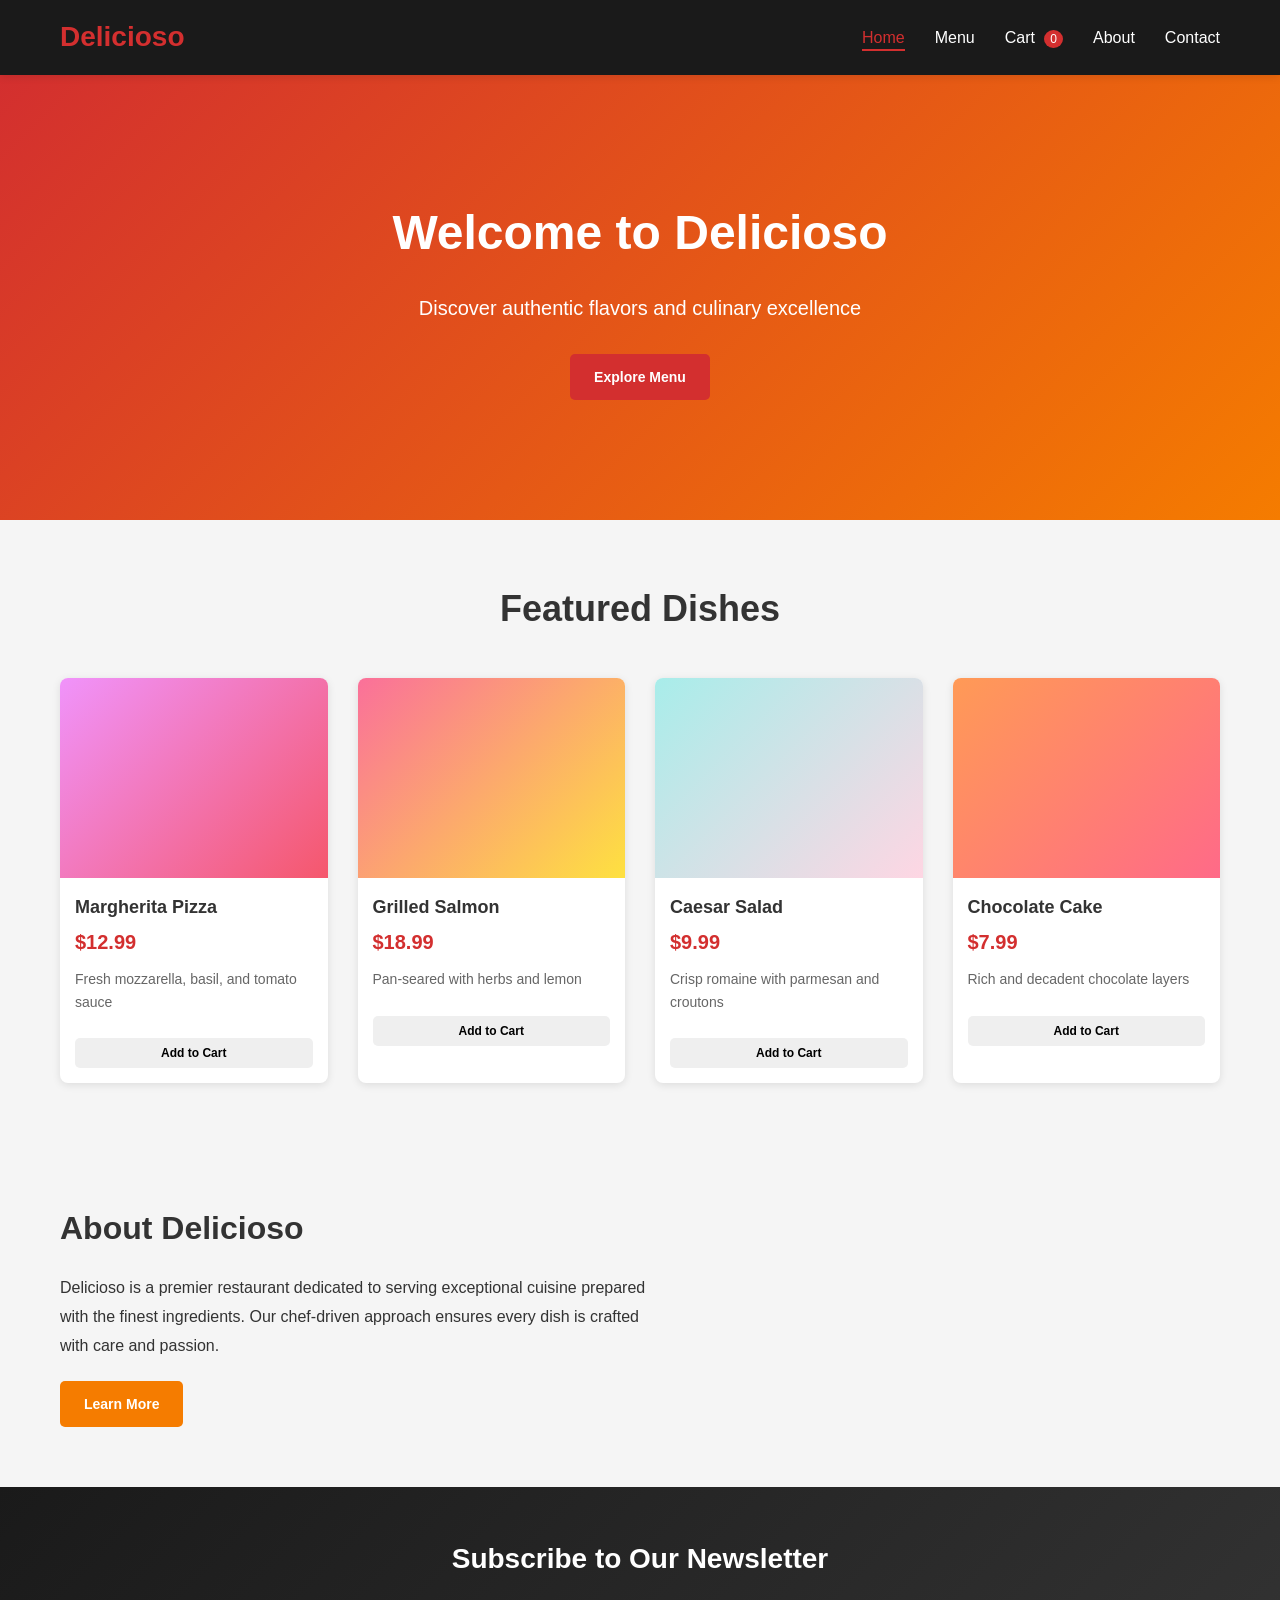
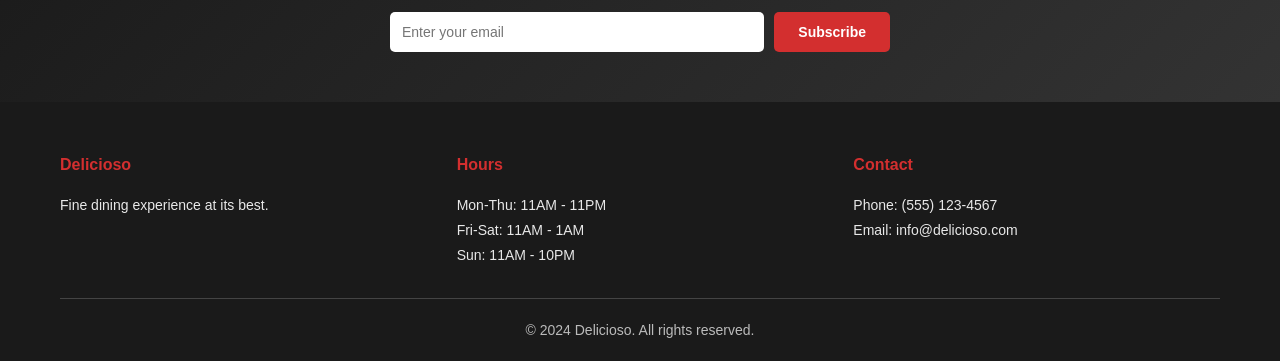
<file: index.html>
<!DOCTYPE html>
<html lang="en">
<head>
    <meta charset="UTF-8">
    <meta name="viewport" content="width=device-width, initial-scale=1.0">
    <title>Delicioso - Restaurant</title>
    <link rel="stylesheet" href="css/style.css">
</head>
<body>
    <!-- Navigation Bar -->
    <nav class="navbar">
        <div class="container">
            <div class="nav-wrapper">
                <div class="logo">
                    <h1>Delicioso</h1>
                </div>
                <button class="hamburger" id="hamburger">
                    <span></span>
                    <span></span>
                    <span></span>
                </button>
                <ul class="nav-menu" id="navMenu">
                    <li><a href="index.html" class="active">Home</a></li>
                    <li><a href="menu.html">Menu</a></li>
                    <li><a href="cart.html">Cart <span id="cart-count" class="cart-badge">0</span></a></li>
                    <li><a href="about.html">About</a></li>
                    <li><a href="contact.html">Contact</a></li>
                </ul>
            </div>
        </div>
    </nav>

    <!-- Hero Section -->
    <section class="hero">
        <div class="hero-content">
            <h2>Welcome to Delicioso</h2>
            <p>Discover authentic flavors and culinary excellence</p>
            <a href="menu.html" class="btn btn-primary">Explore Menu</a>
        </div>
    </section>

    <!-- Featured Dishes -->
    <section class="featured">
        <div class="container">
            <h2 class="section-title">Featured Dishes</h2>
            <div class="dishes-grid">
                <div class="dish-card">
                    <div class="dish-image" style="background: linear-gradient(135deg, #f093fb 0%, #f5576c 100%);"></div>
                    <h3>Margherita Pizza</h3>
                    <p class="price">$12.99</p>
                    <p class="description">Fresh mozzarella, basil, and tomato sauce</p>
                    <button class="btn btn-small" onclick="addToCart('Margherita Pizza', 12.99)">Add to Cart</button>
                </div>
                <div class="dish-card">
                    <div class="dish-image" style="background: linear-gradient(135deg, #fa709a 0%, #fee140 100%);"></div>
                    <h3>Grilled Salmon</h3>
                    <p class="price">$18.99</p>
                    <p class="description">Pan-seared with herbs and lemon</p>
                    <button class="btn btn-small" onclick="addToCart('Grilled Salmon', 18.99)">Add to Cart</button>
                </div>
                <div class="dish-card">
                    <div class="dish-image" style="background: linear-gradient(135deg, #a8edea 0%, #fed6e3 100%);"></div>
                    <h3>Caesar Salad</h3>
                    <p class="price">$9.99</p>
                    <p class="description">Crisp romaine with parmesan and croutons</p>
                    <button class="btn btn-small" onclick="addToCart('Caesar Salad', 9.99)">Add to Cart</button>
                </div>
                <div class="dish-card">
                    <div class="dish-image" style="background: linear-gradient(135deg, #ff9a56 0%, #ff6a88 100%);"></div>
                    <h3>Chocolate Cake</h3>
                    <p class="price">$7.99</p>
                    <p class="description">Rich and decadent chocolate layers</p>
                    <button class="btn btn-small" onclick="addToCart('Chocolate Cake', 7.99)">Add to Cart</button>
                </div>
            </div>
        </div>
    </section>

    <!-- About Preview -->
    <section class="about-preview">
        <div class="container">
            <div class="about-content">
                <h2>About Delicioso</h2>
                <p>Delicioso is a premier restaurant dedicated to serving exceptional cuisine prepared with the finest ingredients. Our chef-driven approach ensures every dish is crafted with care and passion.</p>
                <a href="about.html" class="btn btn-secondary">Learn More</a>
            </div>
        </div>
    </section>

    <!-- Newsletter -->
    <section class="newsletter">
        <div class="container">
            <h2>Subscribe to Our Newsletter</h2>
            <form class="newsletter-form" onsubmit="handleNewsletterSubmit(event)">
                <input type="email" placeholder="Enter your email" required>
                <button type="submit" class="btn btn-primary">Subscribe</button>
            </form>
        </div>
    </section>

    <!-- Footer -->
    <footer class="footer">
        <div class="container">
            <div class="footer-content">
                <div class="footer-section">
                    <h4>Delicioso</h4>
                    <p>Fine dining experience at its best.</p>
                </div>
                <div class="footer-section">
                    <h4>Hours</h4>
                    <p>Mon-Thu: 11AM - 11PM<br>Fri-Sat: 11AM - 1AM<br>Sun: 11AM - 10PM</p>
                </div>
                <div class="footer-section">
                    <h4>Contact</h4>
                    <p>Phone: (555) 123-4567<br>Email: info@delicioso.com</p>
                </div>
            </div>
            <div class="footer-bottom">
                <p>&copy; 2024 Delicioso. All rights reserved.</p>
            </div>
        </div>
    </footer>

    <script src="js/script.js"></script>
</body>
</html>
</file>
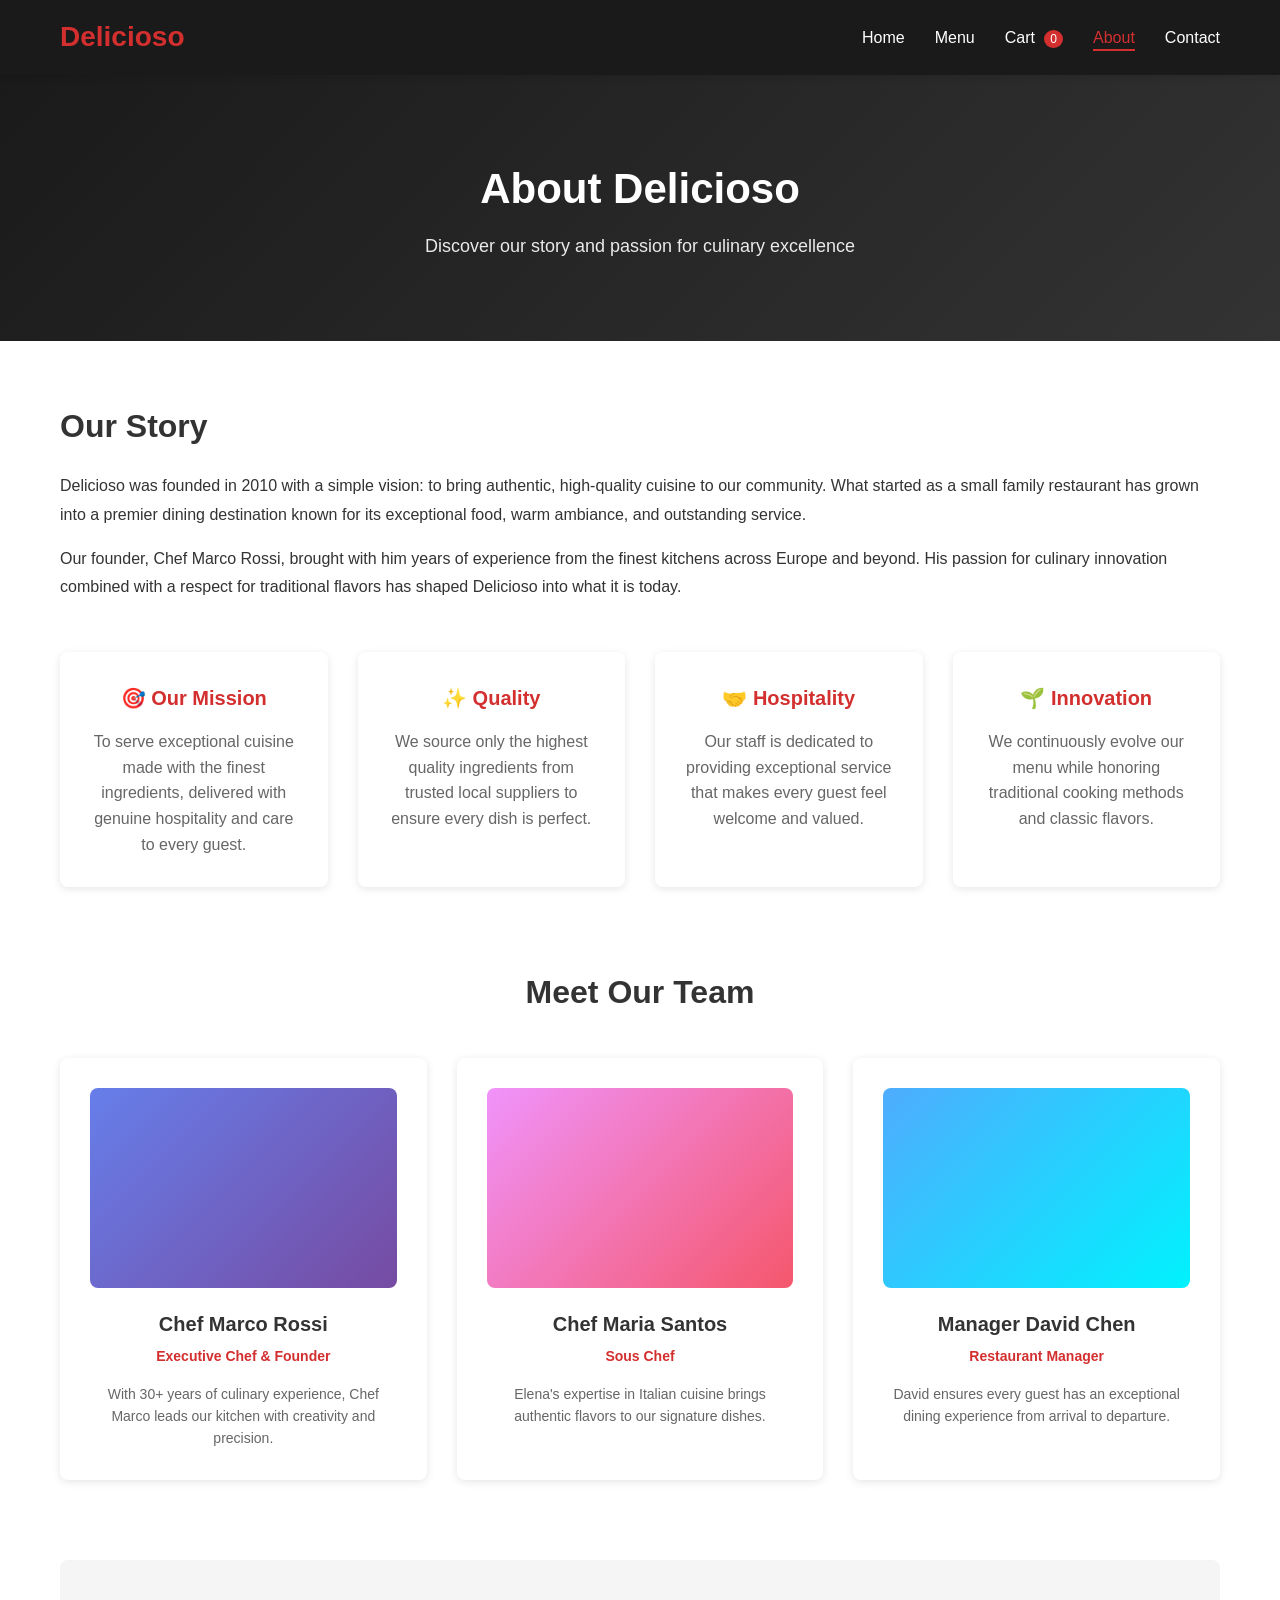
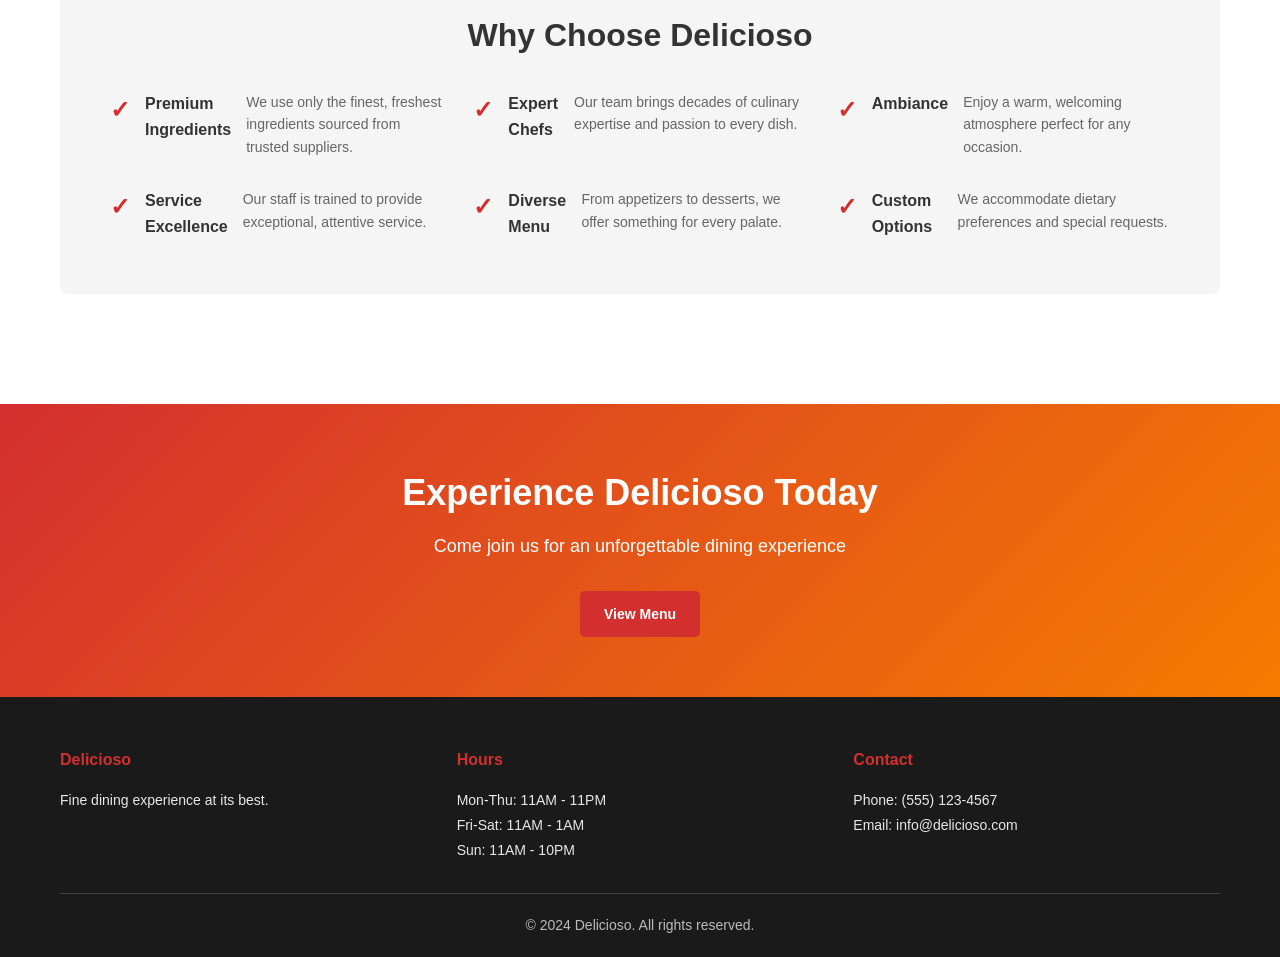
<file: about.html>
<!DOCTYPE html>
<html lang="en">
<head>
    <meta charset="UTF-8">
    <meta name="viewport" content="width=device-width, initial-scale=1.0">
    <title>About Us - Delicioso</title>
    <link rel="stylesheet" href="css/style.css">
</head>
<body>
    <!-- Navigation Bar -->
    <nav class="navbar">
        <div class="container">
            <div class="nav-wrapper">
                <div class="logo">
                    <h1>Delicioso</h1>
                </div>
                <button class="hamburger" id="hamburger">
                    <span></span>
                    <span></span>
                    <span></span>
                </button>
                <ul class="nav-menu" id="navMenu">
                    <li><a href="index.html">Home</a></li>
                    <li><a href="menu.html">Menu</a></li>
                    <li><a href="cart.html">Cart <span id="cart-count" class="cart-badge">0</span></a></li>
                    <li><a href="about.html" class="active">About</a></li>
                    <li><a href="contact.html">Contact</a></li>
                </ul>
            </div>
        </div>
    </nav>

    <!-- Page Header -->
    <section class="page-header">
        <h1>About Delicioso</h1>
        <p>Discover our story and passion for culinary excellence</p>
    </section>

    <!-- About Content -->
    <section class="about-section">
        <div class="container">
            <div class="about-main">
                <h2>Our Story</h2>
                <p>Delicioso was founded in 2010 with a simple vision: to bring authentic, high-quality cuisine to our community. What started as a small family restaurant has grown into a premier dining destination known for its exceptional food, warm ambiance, and outstanding service.</p>
                <p>Our founder, Chef Marco Rossi, brought with him years of experience from the finest kitchens across Europe and beyond. His passion for culinary innovation combined with a respect for traditional flavors has shaped Delicioso into what it is today.</p>
            </div>

            <!-- Mission & Values -->
            <div class="values-grid">
                <div class="value-card">
                    <h3>🎯 Our Mission</h3>
                    <p>To serve exceptional cuisine made with the finest ingredients, delivered with genuine hospitality and care to every guest.</p>
                </div>
                <div class="value-card">
                    <h3>✨ Quality</h3>
                    <p>We source only the highest quality ingredients from trusted local suppliers to ensure every dish is perfect.</p>
                </div>
                <div class="value-card">
                    <h3>🤝 Hospitality</h3>
                    <p>Our staff is dedicated to providing exceptional service that makes every guest feel welcome and valued.</p>
                </div>
                <div class="value-card">
                    <h3>🌱 Innovation</h3>
                    <p>We continuously evolve our menu while honoring traditional cooking methods and classic flavors.</p>
                </div>
            </div>

            <!-- Team Section -->
            <div class="team-section">
                <h2>Meet Our Team</h2>
                <div class="team-grid">
                    <div class="team-member">
                        <div class="member-image" style="background: linear-gradient(135deg, #667eea 0%, #764ba2 100%);"></div>
                        <h3>Chef Marco Rossi</h3>
                        <p class="position">Executive Chef & Founder</p>
                        <p>With 30+ years of culinary experience, Chef Marco leads our kitchen with creativity and precision.</p>
                    </div>
                    <div class="team-member">
                        <div class="member-image" style="background: linear-gradient(135deg, #f093fb 0%, #f5576c 100%);"></div>
                        <h3>Chef Maria Santos</h3>
                        <p class="position">Sous Chef</p>
                        <p>Elena's expertise in Italian cuisine brings authentic flavors to our signature dishes.</p>
                    </div>
                    <div class="team-member">
                        <div class="member-image" style="background: linear-gradient(135deg, #4facfe 0%, #00f2fe 100%);"></div>
                        <h3>Manager David Chen</h3>
                        <p class="position">Restaurant Manager</p>
                        <p>David ensures every guest has an exceptional dining experience from arrival to departure.</p>
                    </div>
                </div>
            </div>

            <!-- Why Choose Us -->
            <div class="why-choose-us">
                <h2>Why Choose Delicioso</h2>
                <div class="features-list">
                    <div class="feature-item">
                        <span class="feature-number">✓</span>
                        <h4>Premium Ingredients</h4>
                        <p>We use only the finest, freshest ingredients sourced from trusted suppliers.</p>
                    </div>
                    <div class="feature-item">
                        <span class="feature-number">✓</span>
                        <h4>Expert Chefs</h4>
                        <p>Our team brings decades of culinary expertise and passion to every dish.</p>
                    </div>
                    <div class="feature-item">
                        <span class="feature-number">✓</span>
                        <h4>Ambiance</h4>
                        <p>Enjoy a warm, welcoming atmosphere perfect for any occasion.</p>
                    </div>
                    <div class="feature-item">
                        <span class="feature-number">✓</span>
                        <h4>Service Excellence</h4>
                        <p>Our staff is trained to provide exceptional, attentive service.</p>
                    </div>
                    <div class="feature-item">
                        <span class="feature-number">✓</span>
                        <h4>Diverse Menu</h4>
                        <p>From appetizers to desserts, we offer something for every palate.</p>
                    </div>
                    <div class="feature-item">
                        <span class="feature-number">✓</span>
                        <h4>Custom Options</h4>
                        <p>We accommodate dietary preferences and special requests.</p>
                    </div>
                </div>
            </div>
        </div>
    </section>

    <!-- CTA Section -->
    <section class="cta-section">
        <div class="container">
            <h2>Experience Delicioso Today</h2>
            <p>Come join us for an unforgettable dining experience</p>
            <a href="menu.html" class="btn btn-primary">View Menu</a>
        </div>
    </section>

    <!-- Footer -->
    <footer class="footer">
        <div class="container">
            <div class="footer-content">
                <div class="footer-section">
                    <h4>Delicioso</h4>
                    <p>Fine dining experience at its best.</p>
                </div>
                <div class="footer-section">
                    <h4>Hours</h4>
                    <p>Mon-Thu: 11AM - 11PM<br>Fri-Sat: 11AM - 1AM<br>Sun: 11AM - 10PM</p>
                </div>
                <div class="footer-section">
                    <h4>Contact</h4>
                    <p>Phone: (555) 123-4567<br>Email: info@delicioso.com</p>
                </div>
            </div>
            <div class="footer-bottom">
                <p>&copy; 2024 Delicioso. All rights reserved.</p>
            </div>
        </div>
    </footer>

    <script src="js/script.js"></script>
</body>
</html>
</file>
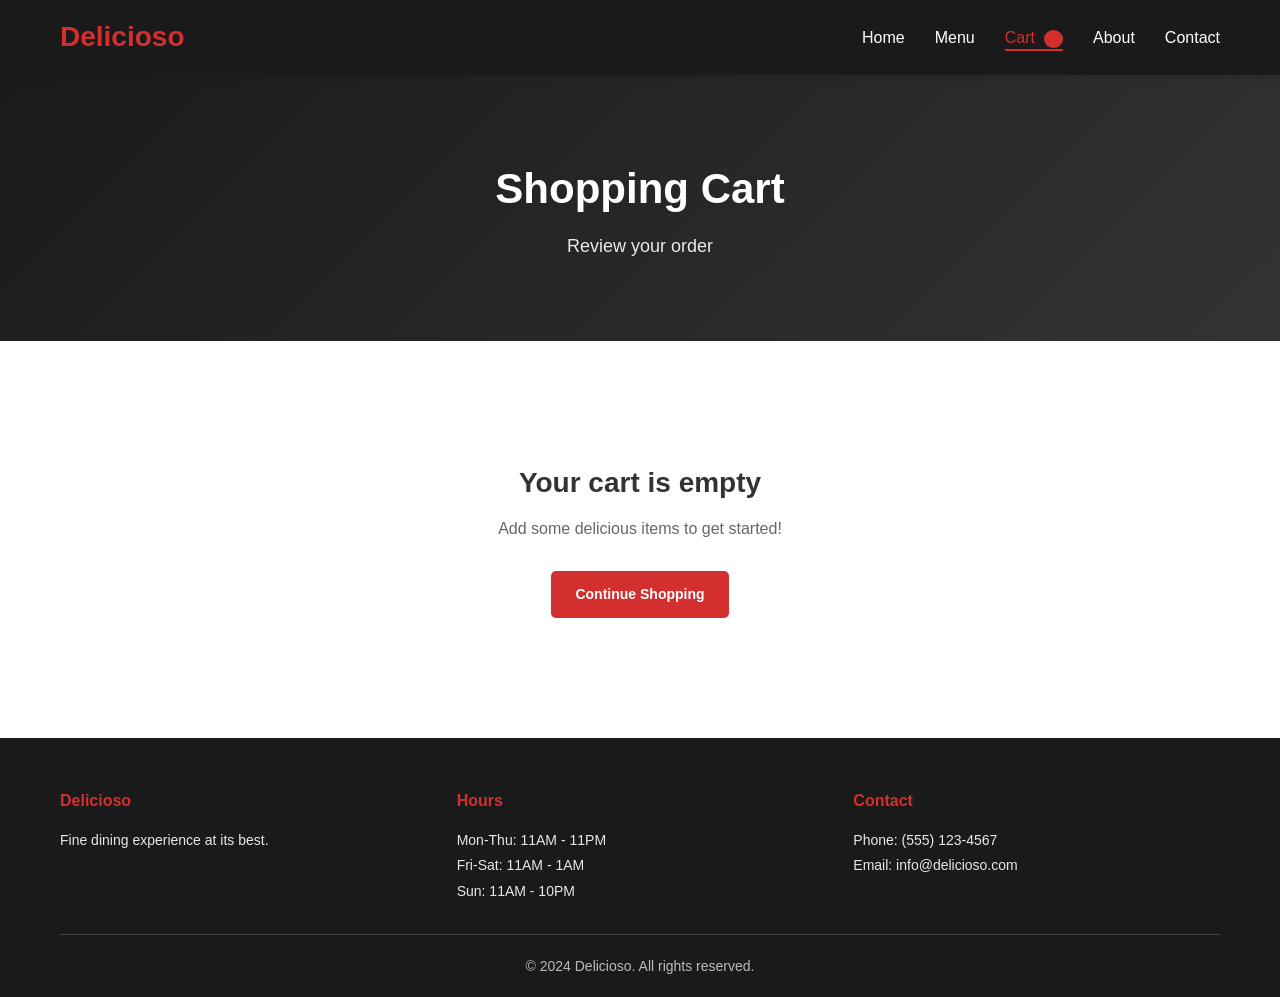
<file: cart.html>
<!DOCTYPE html>
<html lang="en">
<head>
    <meta charset="UTF-8">
    <meta name="viewport" content="width=device-width, initial-scale=1.0">
    <title>Cart - Delicioso</title>
    <link rel="stylesheet" href="css/style.css">
</head>
<body>
    <!-- Navigation Bar -->
    <nav class="navbar">
        <div class="container">
            <div class="nav-wrapper">
                <div class="logo">
                    <h1>Delicioso</h1>
                </div>
                <button class="hamburger" id="hamburger">
                    <span></span>
                    <span></span>
                    <span></span>
                </button>
                <ul class="nav-menu" id="navMenu">
                    <li><a href="index.html">Home</a></li>
                    <li><a href="menu.html">Menu</a></li>
                    <li><a href="cart.html" class="active">Cart <span id="cart-count" class="cart-badge">0</span></a></li>
                    <li><a href="about.html">About</a></li>
                    <li><a href="contact.html">Contact</a></li>
                </ul>
            </div>
        </div>
    </nav>

    <!-- Cart Header -->
    <section class="page-header">
        <h1>Shopping Cart</h1>
        <p>Review your order</p>
    </section>

    <!-- Cart Content -->
    <section class="cart-section">
        <div class="container">
            <div id="cartEmpty" class="empty-cart">
                <h2>Your cart is empty</h2>
                <p>Add some delicious items to get started!</p>
                <a href="menu.html" class="btn btn-primary">Continue Shopping</a>
            </div>

            <div id="cartContent" class="cart-content" style="display: none;">
                <div class="cart-table-wrapper">
                    <table class="cart-table">
                        <thead>
                            <tr>
                                <th>Item</th>
                                <th>Price</th>
                                <th>Quantity</th>
                                <th>Subtotal</th>
                                <th>Action</th>
                            </tr>
                        </thead>
                        <tbody id="cartItems">
                        </tbody>
                    </table>
                </div>

                <div class="cart-summary">
                    <div class="summary-card">
                        <div class="summary-row">
                            <span>Subtotal:</span>
                            <span id="subtotal">$0.00</span>
                        </div>
                        <div class="summary-row">
                            <span>Tax (10%):</span>
                            <span id="tax">$0.00</span>
                        </div>
                        <div class="summary-row total">
                            <span>Total:</span>
                            <span id="total">$0.00</span>
                        </div>
                    </div>

                    <div class="checkout-section">
                        <button class="btn btn-secondary" onclick="continueShopping()">Continue Shopping</button>
                        <button class="btn btn-primary" onclick="proceedToCheckout()">Proceed to Checkout</button>
                    </div>
                </div>
            </div>
        </div>
    </section>

    <!-- Footer -->
    <footer class="footer">
        <div class="container">
            <div class="footer-content">
                <div class="footer-section">
                    <h4>Delicioso</h4>
                    <p>Fine dining experience at its best.</p>
                </div>
                <div class="footer-section">
                    <h4>Hours</h4>
                    <p>Mon-Thu: 11AM - 11PM<br>Fri-Sat: 11AM - 1AM<br>Sun: 11AM - 10PM</p>
                </div>
                <div class="footer-section">
                    <h4>Contact</h4>
                    <p>Phone: (555) 123-4567<br>Email: info@delicioso.com</p>
                </div>
            </div>
            <div class="footer-bottom">
                <p>&copy; 2024 Delicioso. All rights reserved.</p>
            </div>
        </div>
    </footer>

    <script src="js/script.js"></script>
    <script>
        // Initialize cart display when page loads
        document.addEventListener('DOMContentLoaded', function() {
            displayCart();
        });
    </script>
</body>
</html>
</file>
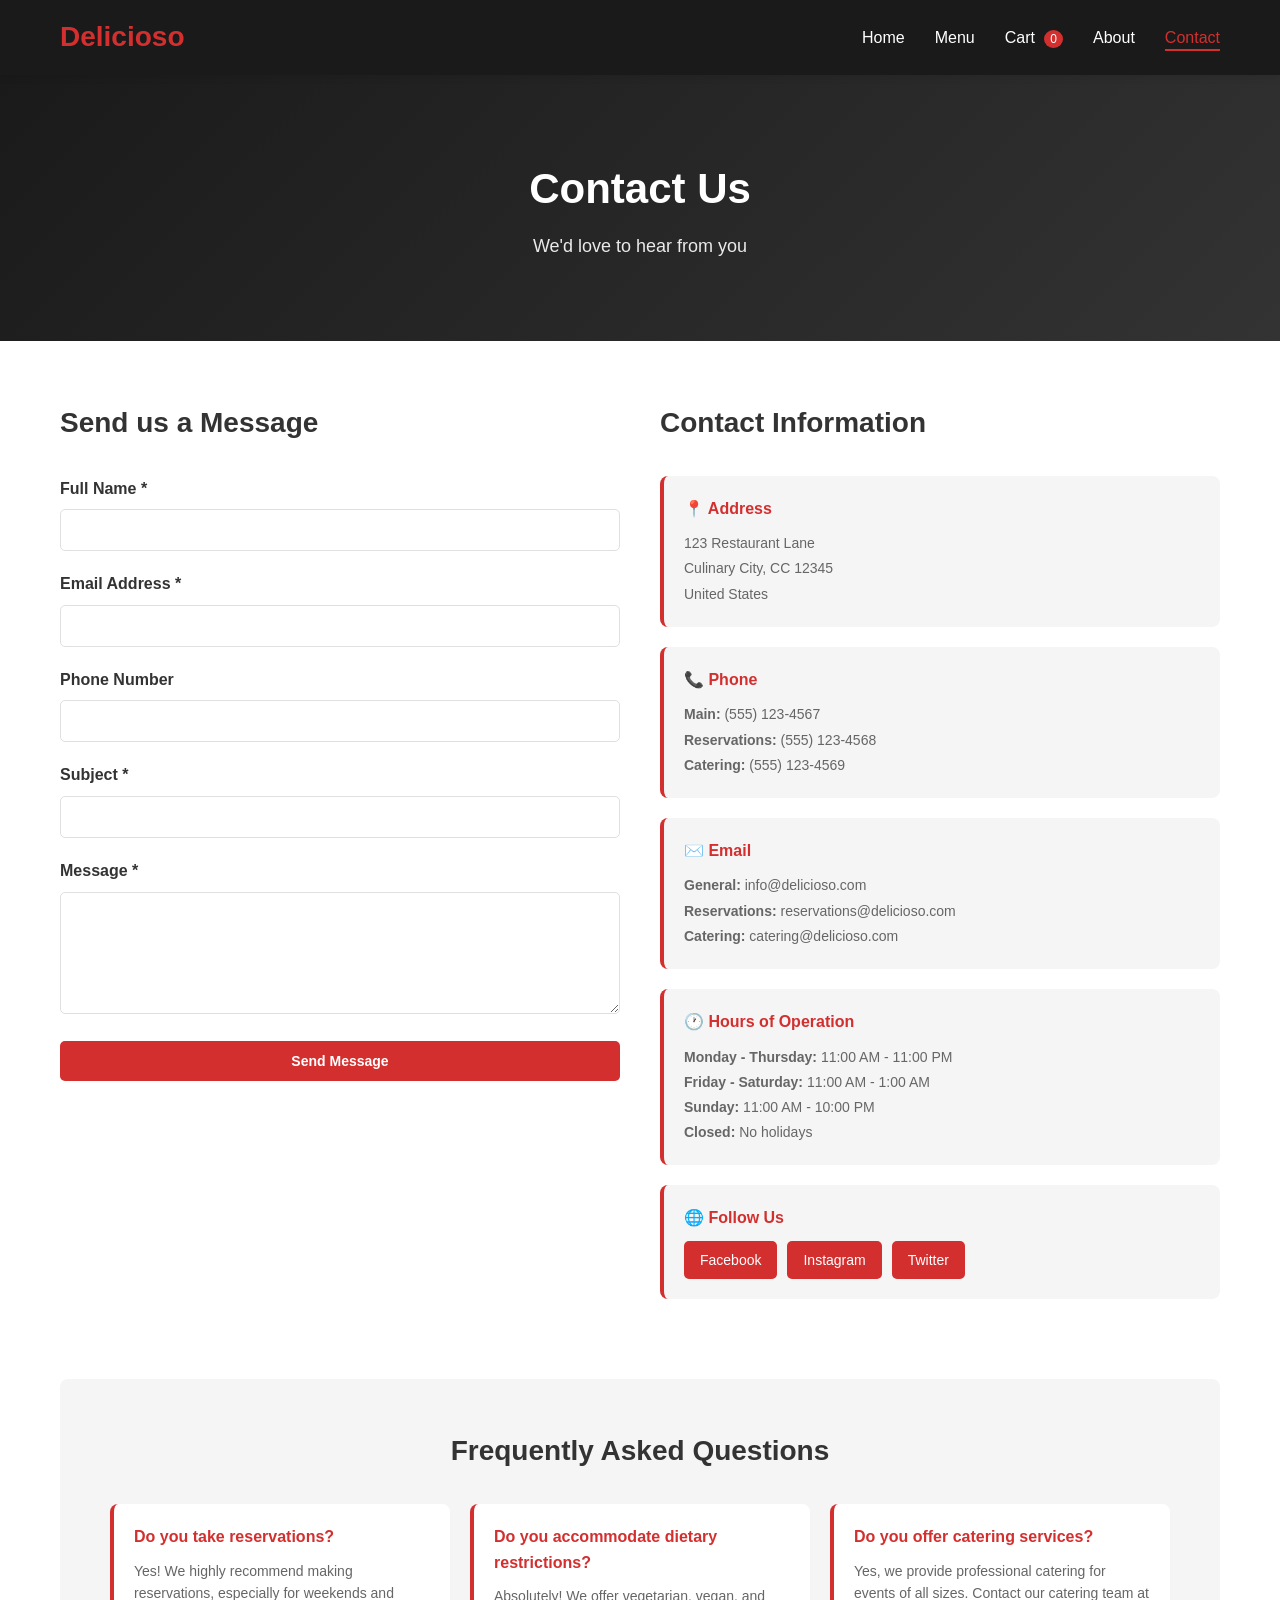
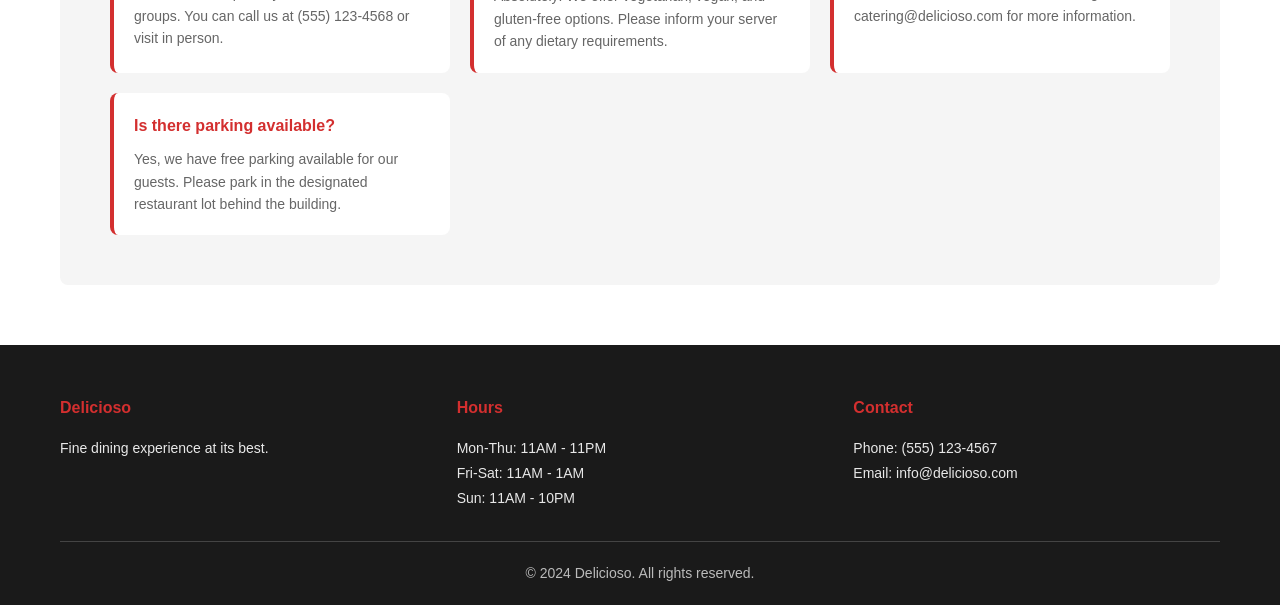
<file: contact.html>
<!DOCTYPE html>
<html lang="en">
<head>
    <meta charset="UTF-8">
    <meta name="viewport" content="width=device-width, initial-scale=1.0">
    <title>Contact Us - Delicioso</title>
    <link rel="stylesheet" href="css/style.css">
</head>
<body>
    <!-- Navigation Bar -->
    <nav class="navbar">
        <div class="container">
            <div class="nav-wrapper">
                <div class="logo">
                    <h1>Delicioso</h1>
                </div>
                <button class="hamburger" id="hamburger">
                    <span></span>
                    <span></span>
                    <span></span>
                </button>
                <ul class="nav-menu" id="navMenu">
                    <li><a href="index.html">Home</a></li>
                    <li><a href="menu.html">Menu</a></li>
                    <li><a href="cart.html">Cart <span id="cart-count" class="cart-badge">0</span></a></li>
                    <li><a href="about.html">About</a></li>
                    <li><a href="contact.html" class="active">Contact</a></li>
                </ul>
            </div>
        </div>
    </nav>

    <!-- Page Header -->
    <section class="page-header">
        <h1>Contact Us</h1>
        <p>We'd love to hear from you</p>
    </section>

    <!-- Contact Content -->
    <section class="contact-section">
        <div class="container">
            <div class="contact-wrapper">
                <!-- Contact Form -->
                <div class="contact-form-container">
                    <h2>Send us a Message</h2>
                    <form class="contact-form" onsubmit="handleContactSubmit(event)">
                        <div class="form-group">
                            <label for="name">Full Name *</label>
                            <input type="text" id="name" name="name" required>
                        </div>

                        <div class="form-group">
                            <label for="email">Email Address *</label>
                            <input type="email" id="email" name="email" required>
                        </div>

                        <div class="form-group">
                            <label for="phone">Phone Number</label>
                            <input type="tel" id="phone" name="phone">
                        </div>

                        <div class="form-group">
                            <label for="subject">Subject *</label>
                            <input type="text" id="subject" name="subject" required>
                        </div>

                        <div class="form-group">
                            <label for="message">Message *</label>
                            <textarea id="message" name="message" rows="6" required></textarea>
                        </div>

                        <button type="submit" class="btn btn-primary btn-block">Send Message</button>
                    </form>
                </div>

                <!-- Contact Information -->
                <div class="contact-info">
                    <h2>Contact Information</h2>

                    <div class="info-box">
                        <h3>📍 Address</h3>
                        <p>123 Restaurant Lane<br>
                        Culinary City, CC 12345<br>
                        United States</p>
                    </div>

                    <div class="info-box">
                        <h3>📞 Phone</h3>
                        <p><strong>Main:</strong> (555) 123-4567<br>
                        <strong>Reservations:</strong> (555) 123-4568<br>
                        <strong>Catering:</strong> (555) 123-4569</p>
                    </div>

                    <div class="info-box">
                        <h3>✉️ Email</h3>
                        <p><strong>General:</strong> info@delicioso.com<br>
                        <strong>Reservations:</strong> reservations@delicioso.com<br>
                        <strong>Catering:</strong> catering@delicioso.com</p>
                    </div>

                    <div class="info-box">
                        <h3>🕐 Hours of Operation</h3>
                        <p><strong>Monday - Thursday:</strong> 11:00 AM - 11:00 PM<br>
                        <strong>Friday - Saturday:</strong> 11:00 AM - 1:00 AM<br>
                        <strong>Sunday:</strong> 11:00 AM - 10:00 PM<br>
                        <strong>Closed:</strong> No holidays</p>
                    </div>

                    <div class="info-box">
                        <h3>🌐 Follow Us</h3>
                        <div class="social-links">
                            <a href="#" class="social-link">Facebook</a>
                            <a href="#" class="social-link">Instagram</a>
                            <a href="#" class="social-link">Twitter</a>
                        </div>
                    </div>
                </div>
            </div>

            <!-- FAQs -->
            <div class="faqs-section">
                <h2>Frequently Asked Questions</h2>
                <div class="faq-container">
                    <div class="faq-item">
                        <h3>Do you take reservations?</h3>
                        <p>Yes! We highly recommend making reservations, especially for weekends and groups. You can call us at (555) 123-4568 or visit in person.</p>
                    </div>
                    <div class="faq-item">
                        <h3>Do you accommodate dietary restrictions?</h3>
                        <p>Absolutely! We offer vegetarian, vegan, and gluten-free options. Please inform your server of any dietary requirements.</p>
                    </div>
                    <div class="faq-item">
                        <h3>Do you offer catering services?</h3>
                        <p>Yes, we provide professional catering for events of all sizes. Contact our catering team at catering@delicioso.com for more information.</p>
                    </div>
                    <div class="faq-item">
                        <h3>Is there parking available?</h3>
                        <p>Yes, we have free parking available for our guests. Please park in the designated restaurant lot behind the building.</p>
                    </div>
                </div>
            </div>
        </div>
    </section>

    <!-- Footer -->
    <footer class="footer">
        <div class="container">
            <div class="footer-content">
                <div class="footer-section">
                    <h4>Delicioso</h4>
                    <p>Fine dining experience at its best.</p>
                </div>
                <div class="footer-section">
                    <h4>Hours</h4>
                    <p>Mon-Thu: 11AM - 11PM<br>Fri-Sat: 11AM - 1AM<br>Sun: 11AM - 10PM</p>
                </div>
                <div class="footer-section">
                    <h4>Contact</h4>
                    <p>Phone: (555) 123-4567<br>Email: info@delicioso.com</p>
                </div>
            </div>
            <div class="footer-bottom">
                <p>&copy; 2024 Delicioso. All rights reserved.</p>
            </div>
        </div>
    </footer>

    <script src="js/script.js"></script>
</body>
</html>
</file>
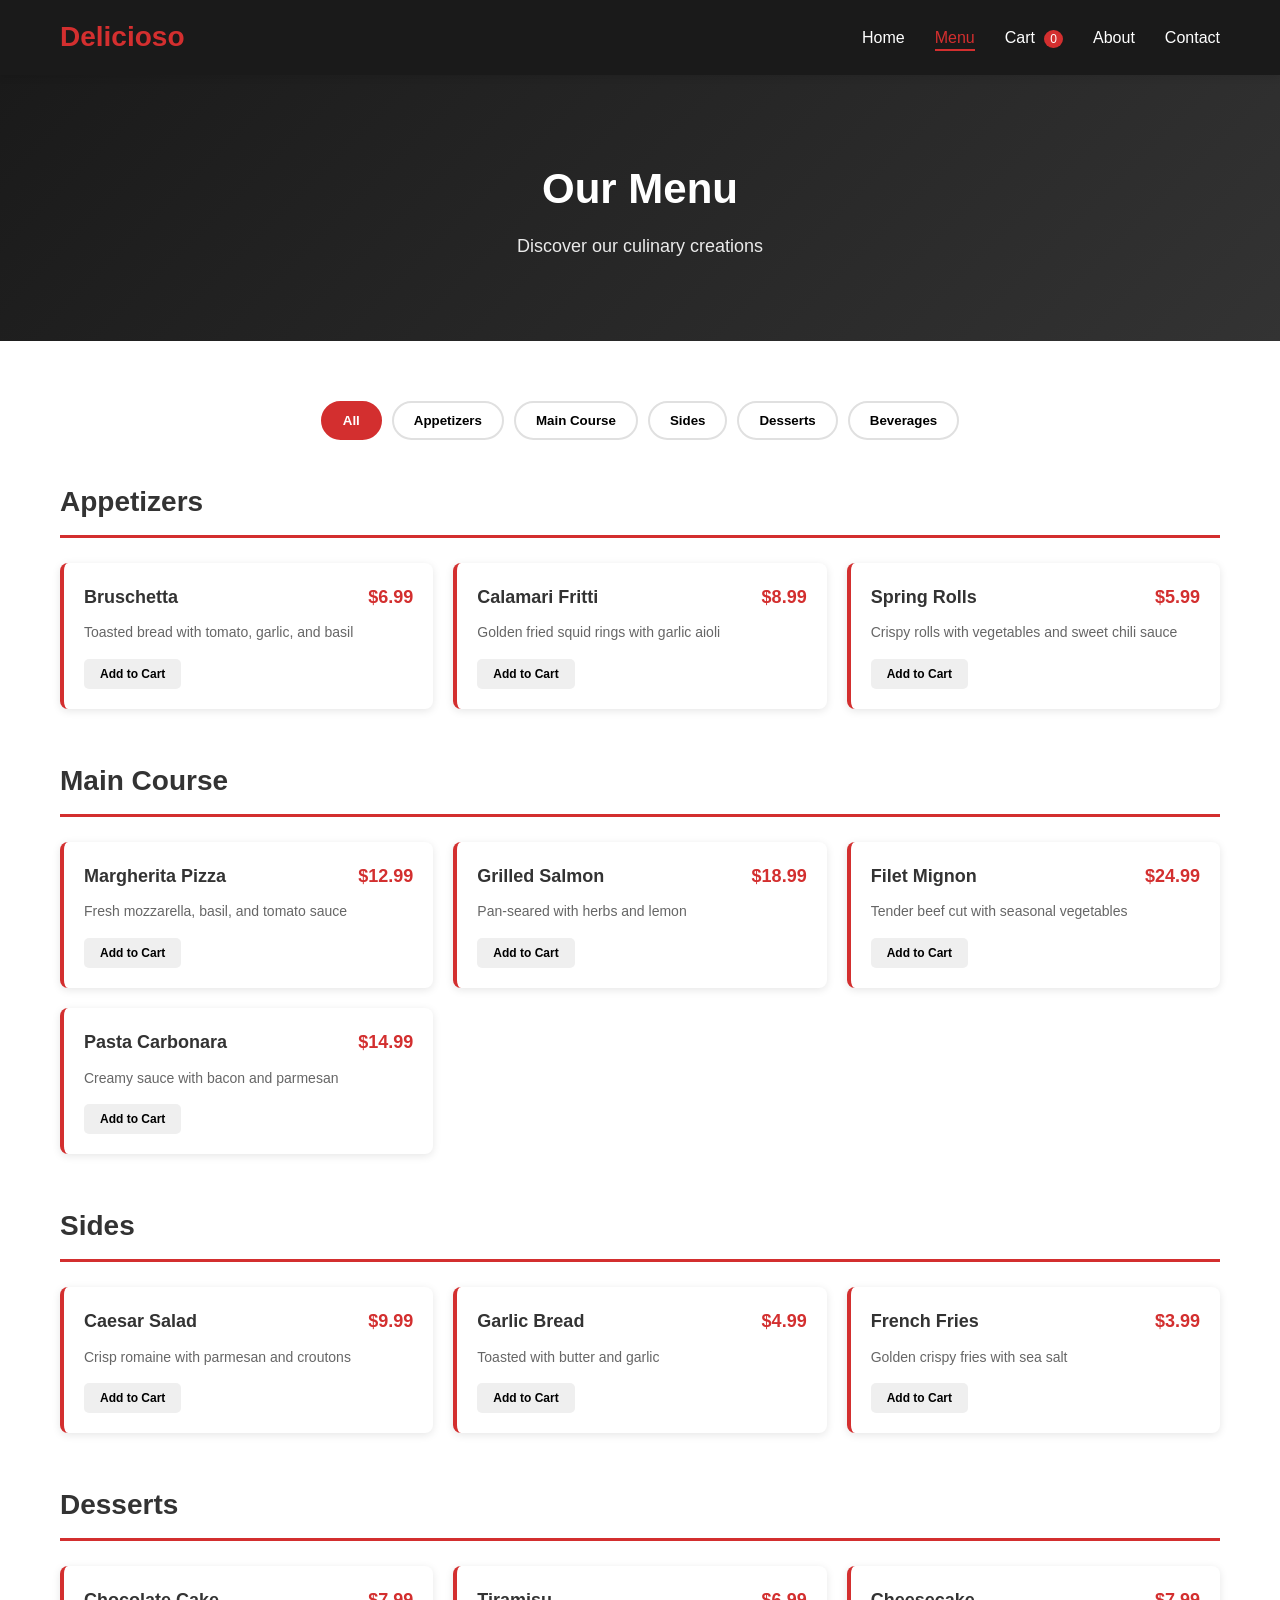
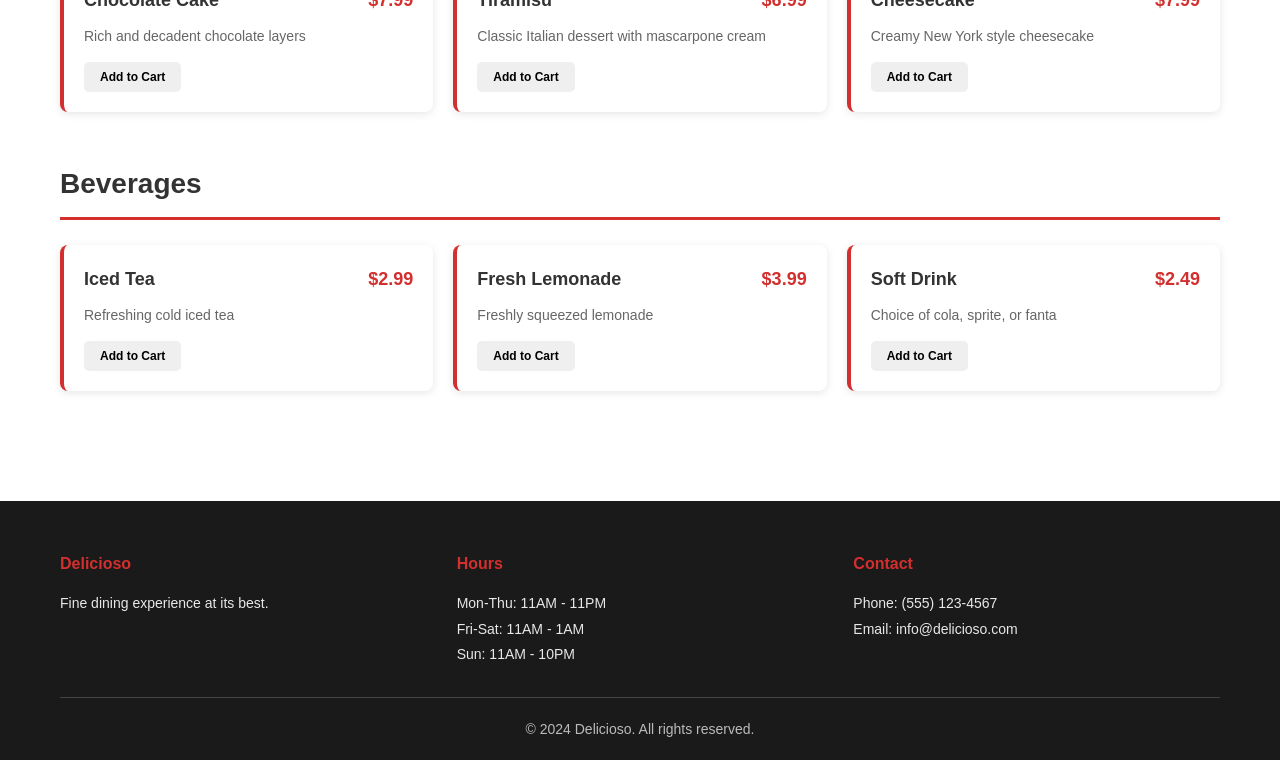
<file: menu.html>
<!DOCTYPE html>
<html lang="en">
<head>
    <meta charset="UTF-8">
    <meta name="viewport" content="width=device-width, initial-scale=1.0">
    <title>Menu - Delicioso</title>
    <link rel="stylesheet" href="css/style.css">
</head>
<body>
    <!-- Navigation Bar -->
    <nav class="navbar">
        <div class="container">
            <div class="nav-wrapper">
                <div class="logo">
                    <h1>Delicioso</h1>
                </div>
                <button class="hamburger" id="hamburger">
                    <span></span>
                    <span></span>
                    <span></span>
                </button>
                <ul class="nav-menu" id="navMenu">
                    <li><a href="index.html">Home</a></li>
                    <li><a href="menu.html" class="active">Menu</a></li>
                    <li><a href="cart.html">Cart <span id="cart-count" class="cart-badge">0</span></a></li>
                    <li><a href="about.html">About</a></li>
                    <li><a href="contact.html">Contact</a></li>
                </ul>
            </div>
        </div>
    </nav>

    <!-- Menu Header -->
    <section class="page-header">
        <h1>Our Menu</h1>
        <p>Discover our culinary creations</p>
    </section>

    <!-- Menu Categories -->
    <section class="menu-section">
        <div class="container">
            <div class="menu-filters">
                <button class="filter-btn active" onclick="filterMenu('all')">All</button>
                <button class="filter-btn" onclick="filterMenu('appetizers')">Appetizers</button>
                <button class="filter-btn" onclick="filterMenu('main')">Main Course</button>
                <button class="filter-btn" onclick="filterMenu('sides')">Sides</button>
                <button class="filter-btn" onclick="filterMenu('desserts')">Desserts</button>
                <button class="filter-btn" onclick="filterMenu('beverages')">Beverages</button>
            </div>

            <!-- Appetizers -->
            <div class="menu-category" id="appetizers">
                <h2 class="category-title">Appetizers</h2>
                <div class="menu-items">
                    <div class="menu-item">
                        <div class="item-header">
                            <h3>Bruschetta</h3>
                            <span class="price">$6.99</span>
                        </div>
                        <p class="item-description">Toasted bread with tomato, garlic, and basil</p>
                        <button class="btn btn-small" onclick="addToCart('Bruschetta', 6.99)">Add to Cart</button>
                    </div>
                    <div class="menu-item">
                        <div class="item-header">
                            <h3>Calamari Fritti</h3>
                            <span class="price">$8.99</span>
                        </div>
                        <p class="item-description">Golden fried squid rings with garlic aioli</p>
                        <button class="btn btn-small" onclick="addToCart('Calamari Fritti', 8.99)">Add to Cart</button>
                    </div>
                    <div class="menu-item">
                        <div class="item-header">
                            <h3>Spring Rolls</h3>
                            <span class="price">$5.99</span>
                        </div>
                        <p class="item-description">Crispy rolls with vegetables and sweet chili sauce</p>
                        <button class="btn btn-small" onclick="addToCart('Spring Rolls', 5.99)">Add to Cart</button>
                    </div>
                </div>
            </div>

            <!-- Main Course -->
            <div class="menu-category" id="main">
                <h2 class="category-title">Main Course</h2>
                <div class="menu-items">
                    <div class="menu-item">
                        <div class="item-header">
                            <h3>Margherita Pizza</h3>
                            <span class="price">$12.99</span>
                        </div>
                        <p class="item-description">Fresh mozzarella, basil, and tomato sauce</p>
                        <button class="btn btn-small" onclick="addToCart('Margherita Pizza', 12.99)">Add to Cart</button>
                    </div>
                    <div class="menu-item">
                        <div class="item-header">
                            <h3>Grilled Salmon</h3>
                            <span class="price">$18.99</span>
                        </div>
                        <p class="item-description">Pan-seared with herbs and lemon</p>
                        <button class="btn btn-small" onclick="addToCart('Grilled Salmon', 18.99)">Add to Cart</button>
                    </div>
                    <div class="menu-item">
                        <div class="item-header">
                            <h3>Filet Mignon</h3>
                            <span class="price">$24.99</span>
                        </div>
                        <p class="item-description">Tender beef cut with seasonal vegetables</p>
                        <button class="btn btn-small" onclick="addToCart('Filet Mignon', 24.99)">Add to Cart</button>
                    </div>
                    <div class="menu-item">
                        <div class="item-header">
                            <h3>Pasta Carbonara</h3>
                            <span class="price">$14.99</span>
                        </div>
                        <p class="item-description">Creamy sauce with bacon and parmesan</p>
                        <button class="btn btn-small" onclick="addToCart('Pasta Carbonara', 14.99)">Add to Cart</button>
                    </div>
                </div>
            </div>

            <!-- Sides -->
            <div class="menu-category" id="sides">
                <h2 class="category-title">Sides</h2>
                <div class="menu-items">
                    <div class="menu-item">
                        <div class="item-header">
                            <h3>Caesar Salad</h3>
                            <span class="price">$9.99</span>
                        </div>
                        <p class="item-description">Crisp romaine with parmesan and croutons</p>
                        <button class="btn btn-small" onclick="addToCart('Caesar Salad', 9.99)">Add to Cart</button>
                    </div>
                    <div class="menu-item">
                        <div class="item-header">
                            <h3>Garlic Bread</h3>
                            <span class="price">$4.99</span>
                        </div>
                        <p class="item-description">Toasted with butter and garlic</p>
                        <button class="btn btn-small" onclick="addToCart('Garlic Bread', 4.99)">Add to Cart</button>
                    </div>
                    <div class="menu-item">
                        <div class="item-header">
                            <h3>French Fries</h3>
                            <span class="price">$3.99</span>
                        </div>
                        <p class="item-description">Golden crispy fries with sea salt</p>
                        <button class="btn btn-small" onclick="addToCart('French Fries', 3.99)">Add to Cart</button>
                    </div>
                </div>
            </div>

            <!-- Desserts -->
            <div class="menu-category" id="desserts">
                <h2 class="category-title">Desserts</h2>
                <div class="menu-items">
                    <div class="menu-item">
                        <div class="item-header">
                            <h3>Chocolate Cake</h3>
                            <span class="price">$7.99</span>
                        </div>
                        <p class="item-description">Rich and decadent chocolate layers</p>
                        <button class="btn btn-small" onclick="addToCart('Chocolate Cake', 7.99)">Add to Cart</button>
                    </div>
                    <div class="menu-item">
                        <div class="item-header">
                            <h3>Tiramisu</h3>
                            <span class="price">$6.99</span>
                        </div>
                        <p class="item-description">Classic Italian dessert with mascarpone cream</p>
                        <button class="btn btn-small" onclick="addToCart('Tiramisu', 6.99)">Add to Cart</button>
                    </div>
                    <div class="menu-item">
                        <div class="item-header">
                            <h3>Cheesecake</h3>
                            <span class="price">$7.99</span>
                        </div>
                        <p class="item-description">Creamy New York style cheesecake</p>
                        <button class="btn btn-small" onclick="addToCart('Cheesecake', 7.99)">Add to Cart</button>
                    </div>
                </div>
            </div>

            <!-- Beverages -->
            <div class="menu-category" id="beverages">
                <h2 class="category-title">Beverages</h2>
                <div class="menu-items">
                    <div class="menu-item">
                        <div class="item-header">
                            <h3>Iced Tea</h3>
                            <span class="price">$2.99</span>
                        </div>
                        <p class="item-description">Refreshing cold iced tea</p>
                        <button class="btn btn-small" onclick="addToCart('Iced Tea', 2.99)">Add to Cart</button>
                    </div>
                    <div class="menu-item">
                        <div class="item-header">
                            <h3>Fresh Lemonade</h3>
                            <span class="price">$3.99</span>
                        </div>
                        <p class="item-description">Freshly squeezed lemonade</p>
                        <button class="btn btn-small" onclick="addToCart('Fresh Lemonade', 3.99)">Add to Cart</button>
                    </div>
                    <div class="menu-item">
                        <div class="item-header">
                            <h3>Soft Drink</h3>
                            <span class="price">$2.49</span>
                        </div>
                        <p class="item-description">Choice of cola, sprite, or fanta</p>
                        <button class="btn btn-small" onclick="addToCart('Soft Drink', 2.49)">Add to Cart</button>
                    </div>
                </div>
            </div>
        </div>
    </section>

    <!-- Footer -->
    <footer class="footer">
        <div class="container">
            <div class="footer-content">
                <div class="footer-section">
                    <h4>Delicioso</h4>
                    <p>Fine dining experience at its best.</p>
                </div>
                <div class="footer-section">
                    <h4>Hours</h4>
                    <p>Mon-Thu: 11AM - 11PM<br>Fri-Sat: 11AM - 1AM<br>Sun: 11AM - 10PM</p>
                </div>
                <div class="footer-section">
                    <h4>Contact</h4>
                    <p>Phone: (555) 123-4567<br>Email: info@delicioso.com</p>
                </div>
            </div>
            <div class="footer-bottom">
                <p>&copy; 2024 Delicioso. All rights reserved.</p>
            </div>
        </div>
    </footer>

    <script src="js/script.js"></script>
</body>
</html>
</file>
<file: css/style.css>
/* ==================== VARIABLES & RESET ==================== */
:root {
    --primary-color: #d32f2f;
    --secondary-color: #f57c00;
    --dark-color: #1a1a1a;
    --light-color: #f5f5f5;
    --text-color: #333;
    --border-color: #e0e0e0;
    --success-color: #4caf50;
    --shadow: 0 2px 8px rgba(0, 0, 0, 0.1);
    --shadow-lg: 0 4px 16px rgba(0, 0, 0, 0.15);
    --transition: all 0.3s ease;
}

* {
    margin: 0;
    padding: 0;
    box-sizing: border-box;
}

html {
    scroll-behavior: smooth;
}

body {
    font-family: 'Segoe UI', Tahoma, Geneva, Verdana, sans-serif;
    line-height: 1.6;
    color: var(--text-color);
    background-color: #fff;
}

.container {
    max-width: 1200px;
    margin: 0 auto;
    padding: 0 20px;
}

/* ==================== BUTTONS ==================== */
.btn {
    display: inline-block;
    padding: 12px 24px;
    border: none;
    border-radius: 5px;
    font-size: 14px;
    font-weight: 600;
    cursor: pointer;
    transition: var(--transition);
    text-decoration: none;
    text-align: center;
}

.btn-primary {
    background-color: var(--primary-color);
    color: white;
}

.btn-primary:hover {
    background-color: #b71c1c;
    transform: translateY(-2px);
    box-shadow: var(--shadow-lg);
}

.btn-secondary {
    background-color: var(--secondary-color);
    color: white;
}

.btn-secondary:hover {
    background-color: #e65100;
    transform: translateY(-2px);
    box-shadow: var(--shadow-lg);
}

.btn-small {
    padding: 8px 16px;
    font-size: 12px;
}

.btn-block {
    width: 100%;
}

/* ==================== NAVBAR ==================== */
.navbar {
    background-color: var(--dark-color);
    color: white;
    padding: 15px 0;
    position: sticky;
    top: 0;
    z-index: 1000;
    box-shadow: var(--shadow);
}

.nav-wrapper {
    display: flex;
    justify-content: space-between;
    align-items: center;
}

.logo h1 {
    font-size: 28px;
    font-weight: 700;
    color: var(--primary-color);
}

.nav-menu {
    display: flex;
    list-style: none;
    gap: 30px;
}

.nav-menu a {
    color: white;
    text-decoration: none;
    transition: var(--transition);
    position: relative;
}

.nav-menu a:hover,
.nav-menu a.active {
    color: var(--primary-color);
}

.nav-menu a.active::after {
    content: '';
    position: absolute;
    bottom: -5px;
    left: 0;
    width: 100%;
    height: 2px;
    background-color: var(--primary-color);
}

.cart-badge {
    background-color: var(--primary-color);
    padding: 2px 6px;
    border-radius: 50%;
    font-size: 12px;
    margin-left: 5px;
}

.hamburger {
    display: none;
    flex-direction: column;
    background: none;
    border: none;
    cursor: pointer;
}

.hamburger span {
    width: 25px;
    height: 3px;
    background-color: white;
    margin: 5px 0;
    transition: var(--transition);
}

/* ==================== HERO SECTION ==================== */
.hero {
    background: linear-gradient(135deg, var(--primary-color) 0%, var(--secondary-color) 100%);
    color: white;
    padding: 120px 20px;
    text-align: center;
}

.hero-content h2 {
    font-size: 48px;
    margin-bottom: 20px;
}

.hero-content p {
    font-size: 20px;
    margin-bottom: 30px;
}

/* ==================== PAGE HEADER ==================== */
.page-header {
    background: linear-gradient(135deg, var(--dark-color) 0%, #333 100%);
    color: white;
    padding: 80px 20px;
    text-align: center;
}

.page-header h1 {
    font-size: 42px;
    margin-bottom: 10px;
}

.page-header p {
    font-size: 18px;
    opacity: 0.9;
}

/* ==================== FEATURED SECTION ==================== */
.featured {
    padding: 60px 0;
    background-color: var(--light-color);
}

.section-title {
    font-size: 36px;
    text-align: center;
    margin-bottom: 40px;
    color: var(--text-color);
}

.dishes-grid {
    display: grid;
    grid-template-columns: repeat(auto-fit, minmax(250px, 1fr));
    gap: 30px;
}

.dish-card {
    background: white;
    border-radius: 8px;
    overflow: hidden;
    box-shadow: var(--shadow);
    transition: var(--transition);
}

.dish-card:hover {
    transform: translateY(-8px);
    box-shadow: var(--shadow-lg);
}

.dish-image {
    height: 200px;
    background-size: cover;
    background-position: center;
}

.dish-card h3 {
    padding: 15px 15px 5px;
    font-size: 18px;
}

.dish-card .price {
    color: var(--primary-color);
    font-size: 20px;
    font-weight: bold;
    padding: 0 15px;
}

.dish-card .description {
    padding: 10px 15px;
    color: #666;
    font-size: 14px;
}

.dish-card .btn {
    width: calc(100% - 30px);
    margin: 15px;
}

/* ==================== MENU SECTION ==================== */
.menu-section {
    padding: 60px 0;
}

.menu-filters {
    display: flex;
    justify-content: center;
    gap: 10px;
    margin-bottom: 40px;
    flex-wrap: wrap;
}

.filter-btn {
    padding: 10px 20px;
    border: 2px solid var(--border-color);
    background: white;
    border-radius: 25px;
    cursor: pointer;
    transition: var(--transition);
    font-weight: 600;
}

.filter-btn.active,
.filter-btn:hover {
    background-color: var(--primary-color);
    color: white;
    border-color: var(--primary-color);
}

.menu-category {
    margin-bottom: 50px;
}

.category-title {
    font-size: 28px;
    margin-bottom: 25px;
    color: var(--text-color);
    border-bottom: 3px solid var(--primary-color);
    padding-bottom: 10px;
}

.menu-items {
    display: grid;
    grid-template-columns: repeat(auto-fit, minmax(300px, 1fr));
    gap: 20px;
}

.menu-item {
    background: white;
    padding: 20px;
    border-radius: 8px;
    border-left: 4px solid var(--primary-color);
    box-shadow: var(--shadow);
    transition: var(--transition);
}

.menu-item:hover {
    box-shadow: var(--shadow-lg);
    transform: translateX(5px);
}

.item-header {
    display: flex;
    justify-content: space-between;
    align-items: center;
    margin-bottom: 10px;
}

.menu-item h3 {
    font-size: 18px;
    color: var(--text-color);
}

.menu-item .price {
    color: var(--primary-color);
    font-size: 18px;
    font-weight: bold;
}

.item-description {
    color: #666;
    font-size: 14px;
    margin-bottom: 15px;
}

/* ==================== ABOUT SECTION ==================== */
.about-preview {
    padding: 60px 0;
    background-color: var(--light-color);
}

.about-content {
    max-width: 600px;
}

.about-content h2 {
    font-size: 32px;
    margin-bottom: 20px;
}

.about-content p {
    font-size: 16px;
    margin-bottom: 20px;
    line-height: 1.8;
}

.about-section {
    padding: 60px 0;
}

.about-main {
    margin-bottom: 50px;
}

.about-main h2 {
    font-size: 32px;
    margin-bottom: 20px;
}

.about-main p {
    font-size: 16px;
    line-height: 1.8;
    margin-bottom: 15px;
}

/* ==================== VALUES GRID ==================== */
.values-grid {
    display: grid;
    grid-template-columns: repeat(auto-fit, minmax(250px, 1fr));
    gap: 30px;
    margin-bottom: 80px;
}

.value-card {
    background: white;
    padding: 30px;
    border-radius: 8px;
    box-shadow: var(--shadow);
    transition: var(--transition);
    text-align: center;
}

.value-card:hover {
    box-shadow: var(--shadow-lg);
    transform: translateY(-5px);
}

.value-card h3 {
    font-size: 20px;
    margin-bottom: 15px;
    color: var(--primary-color);
}

.value-card p {
    color: #666;
    line-height: 1.6;
}

/* ==================== TEAM SECTION ==================== */
.team-section {
    margin-bottom: 80px;
}

.team-section h2 {
    font-size: 32px;
    margin-bottom: 40px;
    text-align: center;
}

.team-grid {
    display: grid;
    grid-template-columns: repeat(auto-fit, minmax(280px, 1fr));
    gap: 30px;
}

.team-member {
    text-align: center;
    background: white;
    padding: 30px;
    border-radius: 8px;
    box-shadow: var(--shadow);
    transition: var(--transition);
}

.team-member:hover {
    box-shadow: var(--shadow-lg);
    transform: translateY(-8px);
}

.member-image {
    height: 200px;
    border-radius: 8px;
    margin-bottom: 20px;
}

.team-member h3 {
    font-size: 20px;
    margin-bottom: 5px;
}

.team-member .position {
    color: var(--primary-color);
    font-weight: 600;
    margin-bottom: 15px;
}

.team-member p {
    color: #666;
    font-size: 14px;
    line-height: 1.6;
}

/* ==================== WHY CHOOSE US ==================== */
.why-choose-us {
    background-color: var(--light-color);
    padding: 50px;
    border-radius: 8px;
    margin-bottom: 50px;
}

.why-choose-us h2 {
    font-size: 32px;
    margin-bottom: 30px;
    text-align: center;
}

.features-list {
    display: grid;
    grid-template-columns: repeat(auto-fit, minmax(250px, 1fr));
    gap: 30px;
}

.feature-item {
    display: flex;
    gap: 15px;
}

.feature-number {
    font-size: 24px;
    color: var(--primary-color);
    font-weight: bold;
    flex-shrink: 0;
}

.feature-item h4 {
    font-size: 16px;
    margin-bottom: 5px;
}

.feature-item p {
    color: #666;
    font-size: 14px;
}

/* ==================== CTA SECTION ==================== */
.cta-section {
    background: linear-gradient(135deg, var(--primary-color) 0%, var(--secondary-color) 100%);
    color: white;
    padding: 60px 20px;
    text-align: center;
}

.cta-section h2 {
    font-size: 36px;
    margin-bottom: 10px;
}

.cta-section p {
    font-size: 18px;
    margin-bottom: 30px;
}

/* ==================== CONTACT SECTION ==================== */
.contact-section {
    padding: 60px 0;
}

.contact-wrapper {
    display: grid;
    grid-template-columns: 1fr 1fr;
    gap: 40px;
    margin-bottom: 60px;
}

.contact-form-container h2,
.contact-info h2 {
    font-size: 28px;
    margin-bottom: 30px;
}

.form-group {
    margin-bottom: 20px;
}

.form-group label {
    display: block;
    margin-bottom: 8px;
    font-weight: 600;
    color: var(--text-color);
}

.form-group input,
.form-group textarea {
    width: 100%;
    padding: 12px;
    border: 1px solid var(--border-color);
    border-radius: 5px;
    font-family: inherit;
    font-size: 14px;
    transition: var(--transition);
}

.form-group input:focus,
.form-group textarea:focus {
    outline: none;
    border-color: var(--primary-color);
    box-shadow: 0 0 0 3px rgba(211, 47, 47, 0.1);
}

.info-box {
    background-color: var(--light-color);
    padding: 20px;
    border-radius: 8px;
    margin-bottom: 20px;
    border-left: 4px solid var(--primary-color);
}

.info-box h3 {
    color: var(--primary-color);
    margin-bottom: 10px;
    font-size: 16px;
}

.info-box p {
    color: #666;
    font-size: 14px;
    line-height: 1.8;
}

.social-links {
    display: flex;
    gap: 10px;
    flex-wrap: wrap;
}

.social-link {
    display: inline-block;
    padding: 8px 16px;
    background-color: var(--primary-color);
    color: white;
    text-decoration: none;
    border-radius: 5px;
    transition: var(--transition);
    font-size: 14px;
}

.social-link:hover {
    background-color: #b71c1c;
}

/* ==================== FAQs ==================== */
.faqs-section {
    background-color: var(--light-color);
    padding: 50px;
    border-radius: 8px;
}

.faqs-section h2 {
    font-size: 28px;
    margin-bottom: 30px;
    text-align: center;
}

.faq-container {
    display: grid;
    grid-template-columns: repeat(auto-fit, minmax(300px, 1fr));
    gap: 20px;
}

.faq-item {
    background: white;
    padding: 20px;
    border-radius: 8px;
    border-left: 4px solid var(--primary-color);
}

.faq-item h3 {
    color: var(--primary-color);
    margin-bottom: 10px;
    font-size: 16px;
}

.faq-item p {
    color: #666;
    font-size: 14px;
    line-height: 1.6;
}

/* ==================== CART SECTION ==================== */
.cart-section {
    padding: 60px 0;
}

.empty-cart {
    text-align: center;
    padding: 60px 20px;
}

.empty-cart h2 {
    font-size: 28px;
    margin-bottom: 10px;
}

.empty-cart p {
    color: #666;
    margin-bottom: 30px;
}

.cart-content {
    display: grid;
    grid-template-columns: 1fr 350px;
    gap: 30px;
}

.cart-table-wrapper {
    overflow-x: auto;
}

.cart-table {
    width: 100%;
    border-collapse: collapse;
    background: white;
    border-radius: 8px;
    overflow: hidden;
    box-shadow: var(--shadow);
}

.cart-table thead {
    background-color: var(--dark-color);
    color: white;
}

.cart-table th,
.cart-table td {
    padding: 15px;
    text-align: left;
    border-bottom: 1px solid var(--border-color);
}

.cart-table th {
    font-weight: 600;
}

.cart-table tbody tr:hover {
    background-color: var(--light-color);
}

.cart-table input[type="number"] {
    width: 60px;
    padding: 5px;
    border: 1px solid var(--border-color);
    border-radius: 4px;
    text-align: center;
}

.remove-btn {
    background-color: #f44336;
    color: white;
    border: none;
    padding: 5px 10px;
    border-radius: 4px;
    cursor: pointer;
    font-size: 12px;
    transition: var(--transition);
}

.remove-btn:hover {
    background-color: #d32f2f;
}

.cart-summary {
    height: fit-content;
}

.summary-card {
    background: white;
    padding: 25px;
    border-radius: 8px;
    box-shadow: var(--shadow);
    margin-bottom: 20px;
}

.summary-row {
    display: flex;
    justify-content: space-between;
    margin-bottom: 15px;
    font-size: 14px;
}

.summary-row.total {
    border-top: 2px solid var(--border-color);
    padding-top: 15px;
    font-weight: bold;
    font-size: 18px;
    color: var(--primary-color);
}

.checkout-section {
    display: flex;
    flex-direction: column;
    gap: 10px;
}

.checkout-section .btn {
    width: 100%;
}

/* ==================== NEWSLETTER ==================== */
.newsletter {
    background: linear-gradient(135deg, var(--dark-color) 0%, #333 100%);
    color: white;
    padding: 50px 20px;
    text-align: center;
}

.newsletter h2 {
    font-size: 28px;
    margin-bottom: 30px;
}

.newsletter-form {
    display: flex;
    max-width: 500px;
    margin: 0 auto;
    gap: 10px;
}

.newsletter-form input {
    flex: 1;
    padding: 12px;
    border: none;
    border-radius: 5px;
    font-size: 14px;
}

.newsletter-form .btn {
    width: auto;
    flex-shrink: 0;
}

/* ==================== FOOTER ==================== */
.footer {
    background-color: var(--dark-color);
    color: white;
    padding: 50px 0 20px;
}

.footer-content {
    display: grid;
    grid-template-columns: repeat(auto-fit, minmax(200px, 1fr));
    gap: 30px;
    margin-bottom: 30px;
}

.footer-section h4 {
    margin-bottom: 15px;
    color: var(--primary-color);
}

.footer-section p {
    font-size: 14px;
    line-height: 1.8;
    opacity: 0.9;
}

.footer-section a {
    color: #bbb;
    text-decoration: none;
    transition: var(--transition);
}

.footer-section a:hover {
    color: var(--primary-color);
}

.footer-bottom {
    border-top: 1px solid #444;
    padding-top: 20px;
    text-align: center;
    color: #bbb;
    font-size: 14px;
}

/* ==================== RESPONSIVE DESIGN ==================== */
@media (max-width: 768px) {
    /* Navigation */
    .hamburger {
        display: flex;
    }

    .nav-menu {
        position: absolute;
        top: 60px;
        left: 0;
        width: 100%;
        flex-direction: column;
        background-color: var(--dark-color);
        gap: 0;
        max-height: 0;
        overflow: hidden;
        transition: max-height 0.3s ease;
    }

    .nav-menu.active {
        max-height: 400px;
    }

    .nav-menu li {
        border-bottom: 1px solid #333;
    }

    .nav-menu a {
        display: block;
        padding: 15px;
    }

    /* Hero Section */
    .hero-content h2 {
        font-size: 32px;
    }

    .hero-content p {
        font-size: 16px;
    }

    /* Page Header */
    .page-header h1 {
        font-size: 28px;
    }

    .page-header p {
        font-size: 16px;
    }

    /* Section Title */
    .section-title {
        font-size: 28px;
    }

    /* Dishes Grid */
    .dishes-grid {
        grid-template-columns: repeat(auto-fit, minmax(200px, 1fr));
        gap: 20px;
    }

    /* Menu Items */
    .menu-items {
        grid-template-columns: 1fr;
    }

    /* Contact */
    .contact-wrapper {
        grid-template-columns: 1fr;
    }

    /* Cart */
    .cart-content {
        grid-template-columns: 1fr;
    }

    /* Values Grid */
    .values-grid {
        grid-template-columns: 1fr;
    }

    /* Team Grid */
    .team-grid {
        grid-template-columns: 1fr;
    }

    /* FAQs */
    .faq-container {
        grid-template-columns: 1fr;
    }

    /* Newsletter Form */
    .newsletter-form {
        flex-direction: column;
    }

    .newsletter-form .btn {
        width: 100%;
    }

    /* About Section */
    .why-choose-us {
        padding: 30px 20px;
    }

    .features-list {
        grid-template-columns: 1fr;
    }

    /* Cart Table */
    .cart-table {
        font-size: 12px;
    }

    .cart-table th,
    .cart-table td {
        padding: 10px 5px;
    }
}

@media (max-width: 480px) {
    /* Hero */
    .hero {
        padding: 80px 20px;
    }

    .hero-content h2 {
        font-size: 24px;
    }

    .hero-content p {
        font-size: 14px;
    }

    /* Buttons */
    .btn {
        padding: 10px 16px;
        font-size: 12px;
    }

    /* Section Title */
    .section-title {
        font-size: 24px;
    }

    /* Dishes Grid */
    .dishes-grid {
        grid-template-columns: 1fr;
    }

    /* Menu Category Title */
    .category-title {
        font-size: 22px;
    }

    /* CTA Section */
    .cta-section h2 {
        font-size: 24px;
    }

    .cta-section p {
        font-size: 14px;
    }

    /* Footer */
    .footer-content {
        grid-template-columns: 1fr;
    }

    /* Page Header */
    .page-header {
        padding: 60px 20px;
    }

    .page-header h1 {
        font-size: 22px;
    }

    /* Contact */
    .contact-form-container h2,
    .contact-info h2 {
        font-size: 22px;
    }

    /* Newsletter */
    .newsletter h2 {
        font-size: 22px;
    }

    /* About */
    .about-main h2 {
        font-size: 24px;
    }

    /* Team Section Title */
    .team-section h2 {
        font-size: 24px;
    }
}

/* ==================== UTILITY CLASSES ==================== */
.hidden {
    display: none !important;
}

.text-center {
    text-align: center;
}

.margin-top {
    margin-top: 20px;
}

.margin-bottom {
    margin-bottom: 20px;
}
</file>
